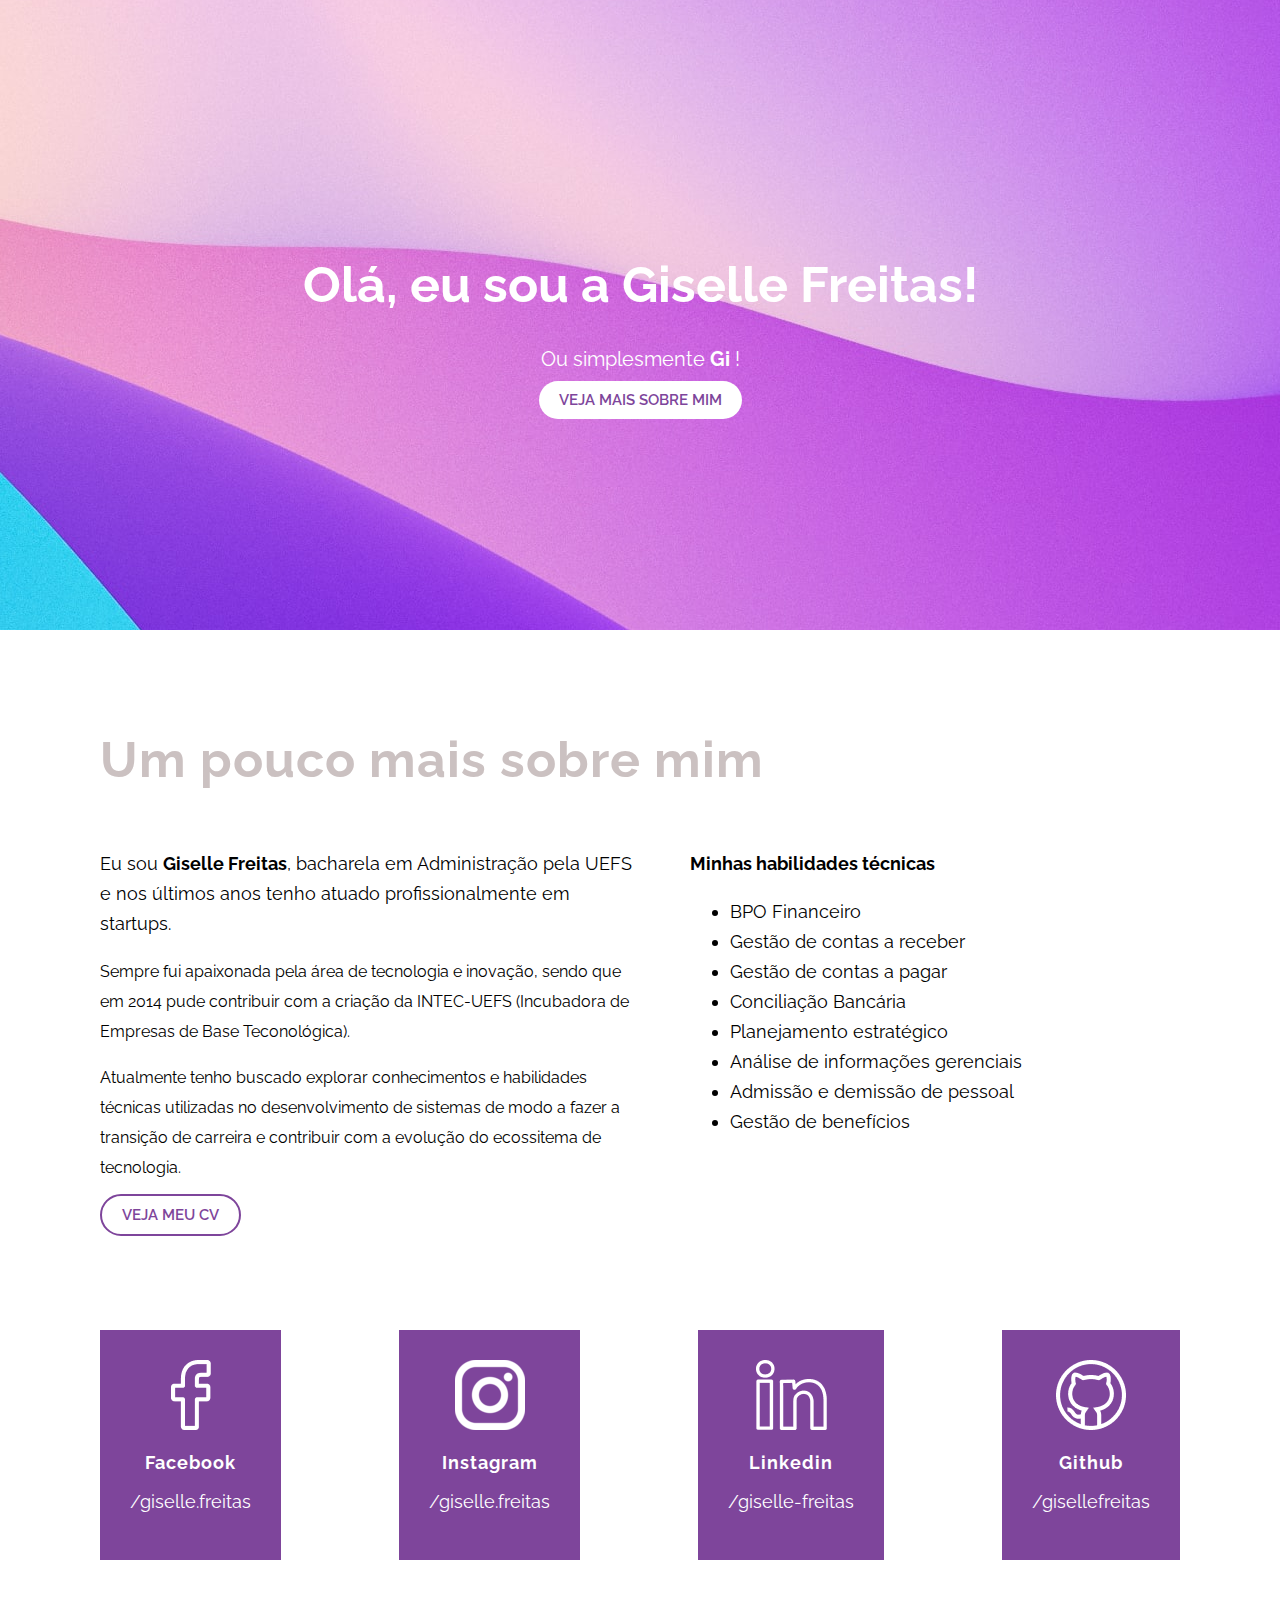
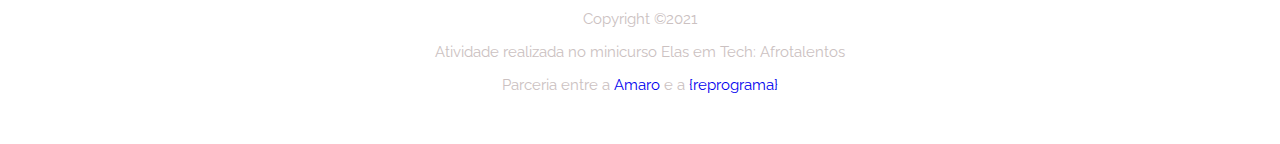
<file: projeto1_2021-12-04/index.html>
<!DOCTYPE html>
<html lang="pt-br">
    <!-- CABEÇALHO -->
<head>
    <meta charset="UTF-8">
    <meta http-equiv="X-UA-Compatible" content="IE=edge">
    <meta name="viewport" content="width=device-width, initial-scale=1.0">
    <title>Página da Giselle Freitas</title>
    <link rel="stylesheet" href="./css/style.css">
    <link rel="preconnect" href="https://fonts.googleapis.com">
    <link rel="preconnect" href="https://fonts.gstatic.com" crossorigin>
    <link href="https://fonts.googleapis.com/css2?family=Raleway&display=swap" rel="stylesheet">

</head>

    <!-- CORPO DO SITE -->
<body>

    <!-- HEADER -->
    <header class="banner">
        <div class="banner__conteudo">
            <h1>Olá, eu sou a Giselle Freitas!</h1>
            <p>Ou simplesmente <b>Gi</b> !</p>
            <a href="#cv" class= "btn btn__branco">Veja mais sobre mim</a>
        </div>
    </header>

    <!-- SEÇÃO SOBRE MIM E HABILIDADES -->

    <section class="sobre-mim">
        <h2>Um pouco mais sobre mim</h2>

        <!-- SOBRE MIM -->
        <div class="sobre-mim__conteudo">
            <div id="cv" class="sobre-mim__descricao"> 
                <p>Eu sou <b>Giselle Freitas</b>, bacharela em Administração pela UEFS e nos últimos anos tenho atuado profissionalmente em startups.</p>
                <p class="sobre-mim__descricao__texto">Sempre fui apaixonada pela área de tecnologia e inovação, sendo que em 2014 pude contribuir com a criação da INTEC-UEFS (Incubadora de Empresas de Base Teconológica).</p>
                <p class="sobre-mim__descricao__texto">Atualmente tenho buscado explorar conhecimentos e habilidades técnicas utilizadas no desenvolvimento de sistemas de modo a fazer a transição de carreira e contribuir com a evolução do ecossitema de tecnologia.</p>
                <a href="https://drive.google.com/file/d/1XG-2jfLMGeNC2s5FApWBZCZYQQHPwxu1/view?usp=sharing" class="btn btn__roxo" target="_blank">Veja meu CV</a>
            </div>
        

    <!-- MINHAS HABILIDADES -->
            <div class="sobre-mim__habilidades">
                <p><b>Minhas habilidades técnicas</b></p>
                <ul>
                    <li>BPO Financeiro</li>
                    <li>Gestão de contas a receber</li>
                    <li>Gestão de contas a pagar</li>
                    <li>Conciliação Bancária</li>
                    <li>Planejamento estratégico</li>
                    <li>Análise de informações gerenciais</li>
                    <li>Admissão e demissão de pessoal</li>
                    <li>Gestão de benefícios</li>
                   
                    
                </ul>
            </div>
        </div>
    </section>


    <!-- SEÇÃO REDES SOCIAIS -->
   <section class="class redes-sociais">

        <!-- FACEBOOK -->
       <div class="class redes-sociais__facebook">
           <a href="https://www.facebook.com/giselle.freitas.5243/">
                <img src="img/facebook.png" alt="Ícone do Facebook">
                <p class="redes-sociais__nome">Facebook</p>
                <p>/giselle.freitas</p>
           </a>
       </div>

       <!-- INSTAGRAM -->
       <div class="class redes-sociais__instagram">
           <a href="https://www.instagram.com/gi._freitas/">
                <img src="img/instagram.png" alt="Ícone do Instagram">
                <p class="redes-sociais__nome">Instagram</p>
                <p>/giselle.freitas</p>
           </a>
       </div>

       <!-- LINKEDIN -->
       <div class="class redes-sociais__linkedin">
           <a href="https://www.linkedin.com/in/giselle-freitas-a1975a15a/">
                <img src="img/in.png" alt="Ícone do Linkedin">
                <p class="redes-sociais__nome">Linkedin</p>
                <p>/giselle-freitas</p>
           </a>
       </div>

       <!-- GITHUB -->
       <div class="class redes-sociais__github">
           <a href="https://github.com/gisellefreitas">
                <img src="img/github.png" alt="Ícone do Github - Rede Social para Desenvolvedores de sistemas">
                <p class="redes-sociais__nome">Github</p>
                <p>/gisellefreitas</p>
           </a>
       </div>
   </section>

   <!-- FOOTER -->
   <footer>
       <p>Copyright ©2021</p>
       <p>Atividade realizada no minicurso Elas em Tech: Afrotalentos</p>
       <p>Parceria entre a <a href="https://amaro.com/br/pt/">Amaro </a> e a <a href="https://reprograma.com.br/amaro.html">{reprograma}</a></p>
   </footer>

</body>
</html>
</file>
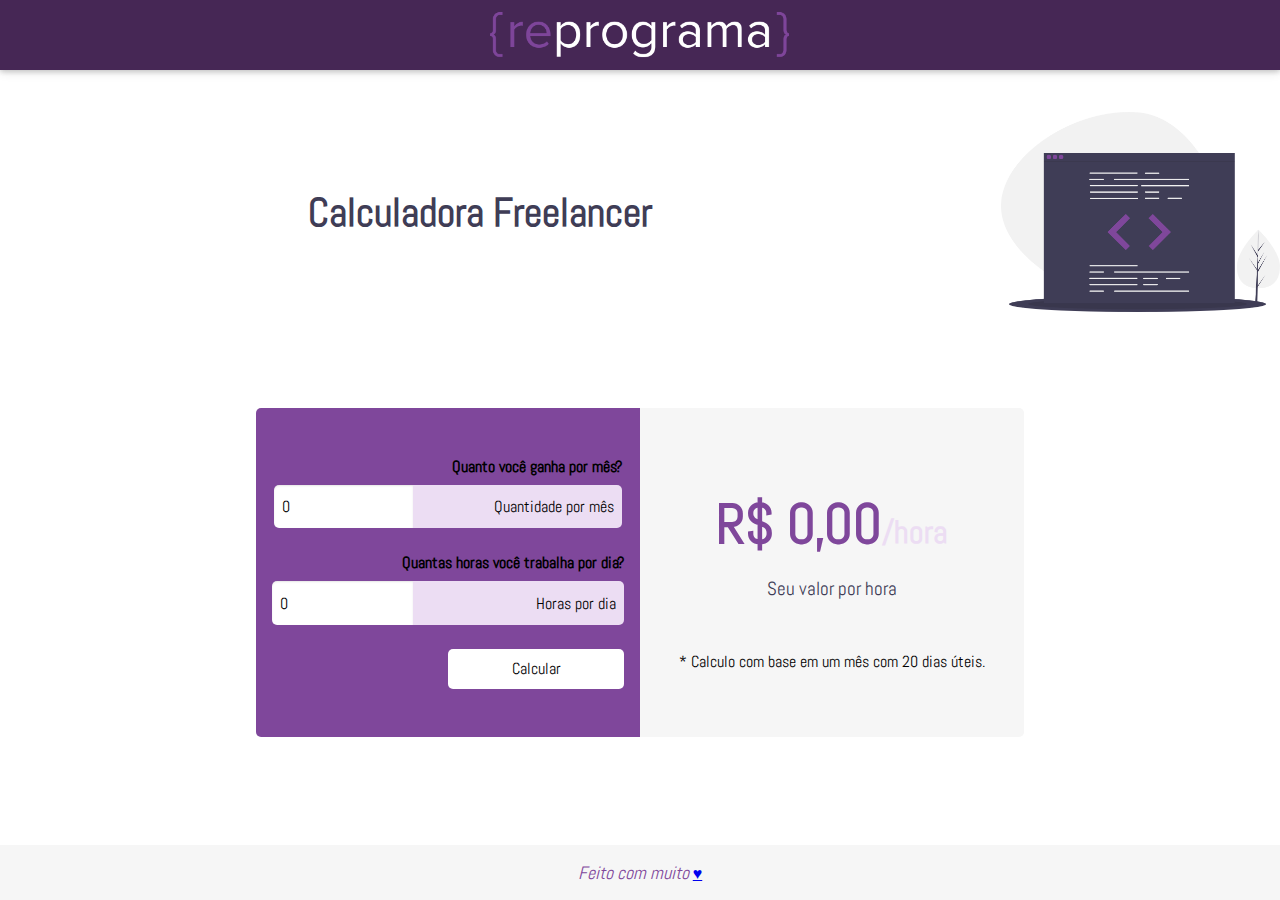
<file: projeto2_2021-12-05/index.html>
<!DOCTYPE html>
<html>
  <head>
    <meta charset="utf-8" />
    <meta http-equiv="X-UA-Compatible" content="IE=edge" />
    <meta name="viewport" content="width=device-width, initial-scale=1" />
    <title>Reprograma - Calculadora Freelancer</title>
    <link rel="icon" href="img/favicon.ico" />
    <link rel="stylesheet" type="text/css" href="css/estilos.css" />
  </head>
  <body>
    <nav class="barra-navegacao">
      <img
        class="barra-navegacao__logotipo"
        src="img/logotipo-reprograma.png"
      />
    </nav>
    <header class="cabecalho">
      <h1 class="cabecalho__titulo">Calculadora Freelancer</h1>
    </header>
    <main class="conteudo-principal">
      <section class="secao secao-hora">
       
        <article class="secao__conteudo">
          <div class="secao__formulario">
            <fieldset>
              <legend>Quanto você ganha por mês?</legend>
              <div class="secao__formulario__grupo">
                <label for="ganho-mes">Quantidade por mês</label>
                <input id="ganho-mes" type="number" value="0" />
              </div>
            </fieldset>
            <fieldset>
              <legend>Quantas horas você trabalha por dia?</legend>
              <div class="secao__formulario__grupo">
                <label for="horas-dia">Horas por dia</label>
                <input id="horas-dia" type="number" value="0" />
              </div>
            </fieldset>
            <button onclick="calcularValorHora()">Calcular</button>
          </div>
        </article>
        <footer class="secao__rodape">
          <h3 class="secao__rodape__valor">
            <span id="resposta">R$ 0,00</span><small>/hora</small>
          </h3>
          <p class="secao__rodape__legenda">Seu valor por hora<br/><br/><br/></p>
          <p>* Calculo com base em um mês com 20 dias úteis.</p>
        </footer>
      </section>

    </main>
    <footer class="rodape">Feito com muito <a href="desafio.html">♥</a></footer>

    <script type="text/javascript" src="js/script.js"></script>
  </body>
</html>
</file>
<file: projeto1_2021-12-04/css/style.css>
* {
    box-sizing: border-box;
    
}

/* GLOBAIS */

body{
    margin: 0;
    font-family:'Raleway', sans-serif;
}


html{
    font-size: 10px;
}


a{
    text-decoration: none;
}



section{
    max-width: 1080px;
    margin: 0 auto;
}

/*BANNER*/

header{
    background-image: url(../img/back.jpg);
    background-size: auto;
    background-repeat: no-repeat;
    background-position: center;
    height: 70vh;
    display: flex; /*Reseta o block*/
}

.banner__conteudo{
    text-align: center;
    margin: auto; /*centraliza na horizontal e na vertical*/
    }

h1{
    font-size: 5rem;
    color: white;
}


.banner__conteudo p{
    font-size: 2rem;
    color: white;
}

.banner__conteudo a{
    font-size: 1,5rem;
    padding: 1rem 2rem;
    text-transform: uppercase;
    font-weight: 600;
    border-radius: 5rem;
}


.btn{
    font-size: 1.5rem;
    padding: 1rem 2rem;
    text-transform: uppercase;
    font-weight: 600;
    border-radius: 5rem;
}

.btn__branco{
    color: #7E459B;
    background-color: white;
}

.banner__conteudo a:hover{
    color: white;
    background-color: #7E459B;

}

.banner__conteudo a:hover{
    color: white;
    background-color: #7E459B;
    transition: 0.4s;
}

.banner__conteudo a:active{
    color: white;
    background-color: #7E459B;
    border: 2px solid white;
    transition: 0.2s;
}


/* SEÇÃO SOBRE MIM E HABILIDADES */

.sobre-mim h2{
    color: #CBC1C1;
    font-size: 5rem;
    letter-spacing: 0.1rem;
}
.sobre-mim__conteudo{
    display: flex;
    font-size: 1.8rem;
    line-height: 3rem;
}

.sobre-mim__descricao, .sobre-mim__habilidades{
    width: 50%;
}

.sobre-mim{
    margin-top: 10rem;
}

.btn__roxo{
    color: #7E459B;
    border: 0.25rem solid ;
}

.sobre-mim__habilidades{
    padding-left: 5rem;
}

.sobre-mim__descricao__texto {
    font-size: 1.6rem;
}


/* SEÇÃO REDES SOCIAIS */

.redes-sociais{
    margin-top: 10rem;
    display: flex;
    justify-content: space-between;
    text-align: center;
}

.redes-sociais a{
    color: white;
    font-size: 1.8rem;
}

.redes-sociais__facebook, .redes-sociais__instagram, .redes-sociais__linkedin, .redes-sociais__github{
    background-color: #7E459B;
    padding: 3rem;
}


.redes-sociais__nome{
    font-weight: bold;
    letter-spacing: 0.1rem;
}

/*SEÇÃO DO RODAPÉ*/

footer{
    margin: 5rem;
}

footer p{
    font-size: 1.5rem;
    text-align: center;
    color: #CBC1C1;
}
</file>
<file: projeto2_2021-12-05/css/estilos.css>
@import url("https://fonts.googleapis.com/css?family=Lato:400,700");
@import url("https://fonts.googleapis.com/css2?family=Abel&display=swap");

* {
  box-sizing: border-box;
  font-family: "Abel", "Lato", sans-serif;
  font-size: 16px;
}
body {
  margin: 0;
}
h1 {
  font-size: 36px;
}
h2 {
  font-size: 24px;
}
p {
  margin: 0;
}

button {
  background-color: #fff;
  border: none;
  color: #000;
  text-align: center;
  text-decoration: none;
  font-size: 16px;
  cursor: pointer;
  width: 50%;
  height: 40px;
  border-radius: 5px;
  margin: 1.5rem 0 0 0;
}

/* BARRA NAVEGACAO */
.barra-navegacao {
  z-index: 1;
  display: flex;
  align-items: center;
  justify-content: center;
  position: fixed;
  top: 0;
  height: 70px;
  width: 100%;
  background-color: #462755;
  box-shadow: 0 2px 5px 0 rgba(0, 0, 0, 0.16), 0 2px 10px 0 rgba(0, 0, 0, 0.12);
}
.barra-navegacao__logotipo {
  max-height: 70%;
  max-width: 70%;
}

/* CONTEUDO-PRINCIPAL */
@media (min-width: 320px) {
  .conteudo-principal {
    margin: 0 0 0 auto;
  }
}
@media (min-width: 768px) {
  .conteudo-principal {
    margin: 6rem auto 6rem auto;
  }
}
@media (min-width: 992px) {
  .conteudo-principal {
    max-width: 80%;
  }
}
@media (min-width: 1200px) {
  .conteudo-principal {
    max-width: 60%;
  }
}

/* CABECALHO */
.cabecalho {
  position: relative;
  text-align: center;
  color: #3f3d56;
  height: auto;
  padding: 2rem 1rem;
  margin-top: 80px;
  margin-bottom: 80px;
  background: url("../img/code.png") no-repeat center right;
  background-attachment: scroll;
  background-size: auto;
  background-size: contain;
  background-attachment: scroll;
}

.cabecalho__titulo {
  margin: 0 10rem 0 0;
  display: block;

}


@media (min-width: 320px) {
  .cabecalho {
    margin-top: 7rem;
  }
  .cabecalho__titulo {
    margin: 0 10rem 0 0;
    font-size: 25px;
  }

}

@media (min-width: 768px) {
  .cabecalho {
    display: flex;
    flex-direction: column;
    justify-content: center;
    height: 200px;
  }
  .cabecalho__titulo {
    margin: 0 20rem 0 0;
    font-size: 40px;
  }


}

/* SECAO */
.secao__cabecalho {
  font-size: 24px;
  font-weight: bold;
  text-align: center;
  color: #464646;
  padding: 3rem 0 0 0;
}
.secao__cabecalho:after {
  display: table;
  content: "}";
  font-size: 36px;
  font-weight: lighter;
  color: #7f479b;
  margin: -15px auto 10px;
  transform: rotate(90deg);
}
.secao__conteudo {
  padding: 3rem 1rem;
  background-color: #7f479b;
  margin-bottom: 10px;
}

.secao__formulario {
  text-align: right;
}

.secao__formulario fieldset {
  padding: 0;
  border: none;
}

.secao__formulario fieldset:not(:first-child) {
  margin: 1.5rem 0 0 0;
}
.secao__formulario legend {
  font-weight: bold;
  padding: 0;
  margin: 0 0 0.5rem 0;
}
.secao__formulario__grupo {
  position: relative;
  display: flex;
  flex-direction: row-reverse;
  flex-wrap: wrap;
}
.secao__formulario__grupo label {
  text-align: right;
  width: 60%;
  padding: 0.7rem 0.5rem;
  margin: 0;
  background-color: #ecddf3;
  border-top-left-radius: 0;
  border-bottom-left-radius: 0;
  border-top-right-radius: 5px;
  border-bottom-right-radius: 5px;
}
.secao__formulario__grupo input {
  width: 40%;
  padding: 0.7rem 0.5rem;
  margin: 0;
  border: none;
  border-top-left-radius: 5px;
  border-bottom-left-radius: 5px;
  border-top-right-radius: 0;
  border-bottom-right-radius: 0;
  box-shadow: inset 0 1px 2px rgba(0, 0, 0, 0.1);
}
.secao__formulario__grupo p {
  width: 100%;
  padding: 0;
  margin: 0;
}
.secao__rodape {
  text-align: center;
  padding: 3rem 1rem;
  background-color: #f6f6f6;
  margin-bottom: 10px;
}
.secao__rodape__valor span {
  font-size: 3.5rem;
  color: #7f479b;
  margin: 0 0 0.5rem 0;
}
.secao__rodape__valor small {
  font-size: 2rem;
  color: #ecddf3;
}
.secao__rodape__legenda {
  font-size: 1.2rem;
  color: #3f3d56;
  after: 
}
@media (min-width: 768px) {
  .secao {
    display: flex;
    flex-wrap: wrap;
  }
  .secao__cabecalho {
    width: 100%;
  }
  .secao__rodape {
    display: flex;
    justify-content: center;
    flex-direction: column;
  }
  .secao__conteudo,
  .secao__rodape {
    width: 50%;
  }
}
@media (min-width: 992px) {
  .secao__conteudo {
    border-top-left-radius: 5px;
    border-bottom-left-radius: 5px;
  }
  .secao__rodape {
    border-top-right-radius: 5px;
    border-bottom-right-radius: 5px;
  }
}

/* RODAPE */
.rodape {
  font-size: 18px;
  font-style: italic;
  text-align: center;
  color: #7f479b;
  background-color: #f6f6f6;
  padding: 1rem 1rem;
  position: fixed;
  bottom: 0;
  width: 100%;
}
</file>
